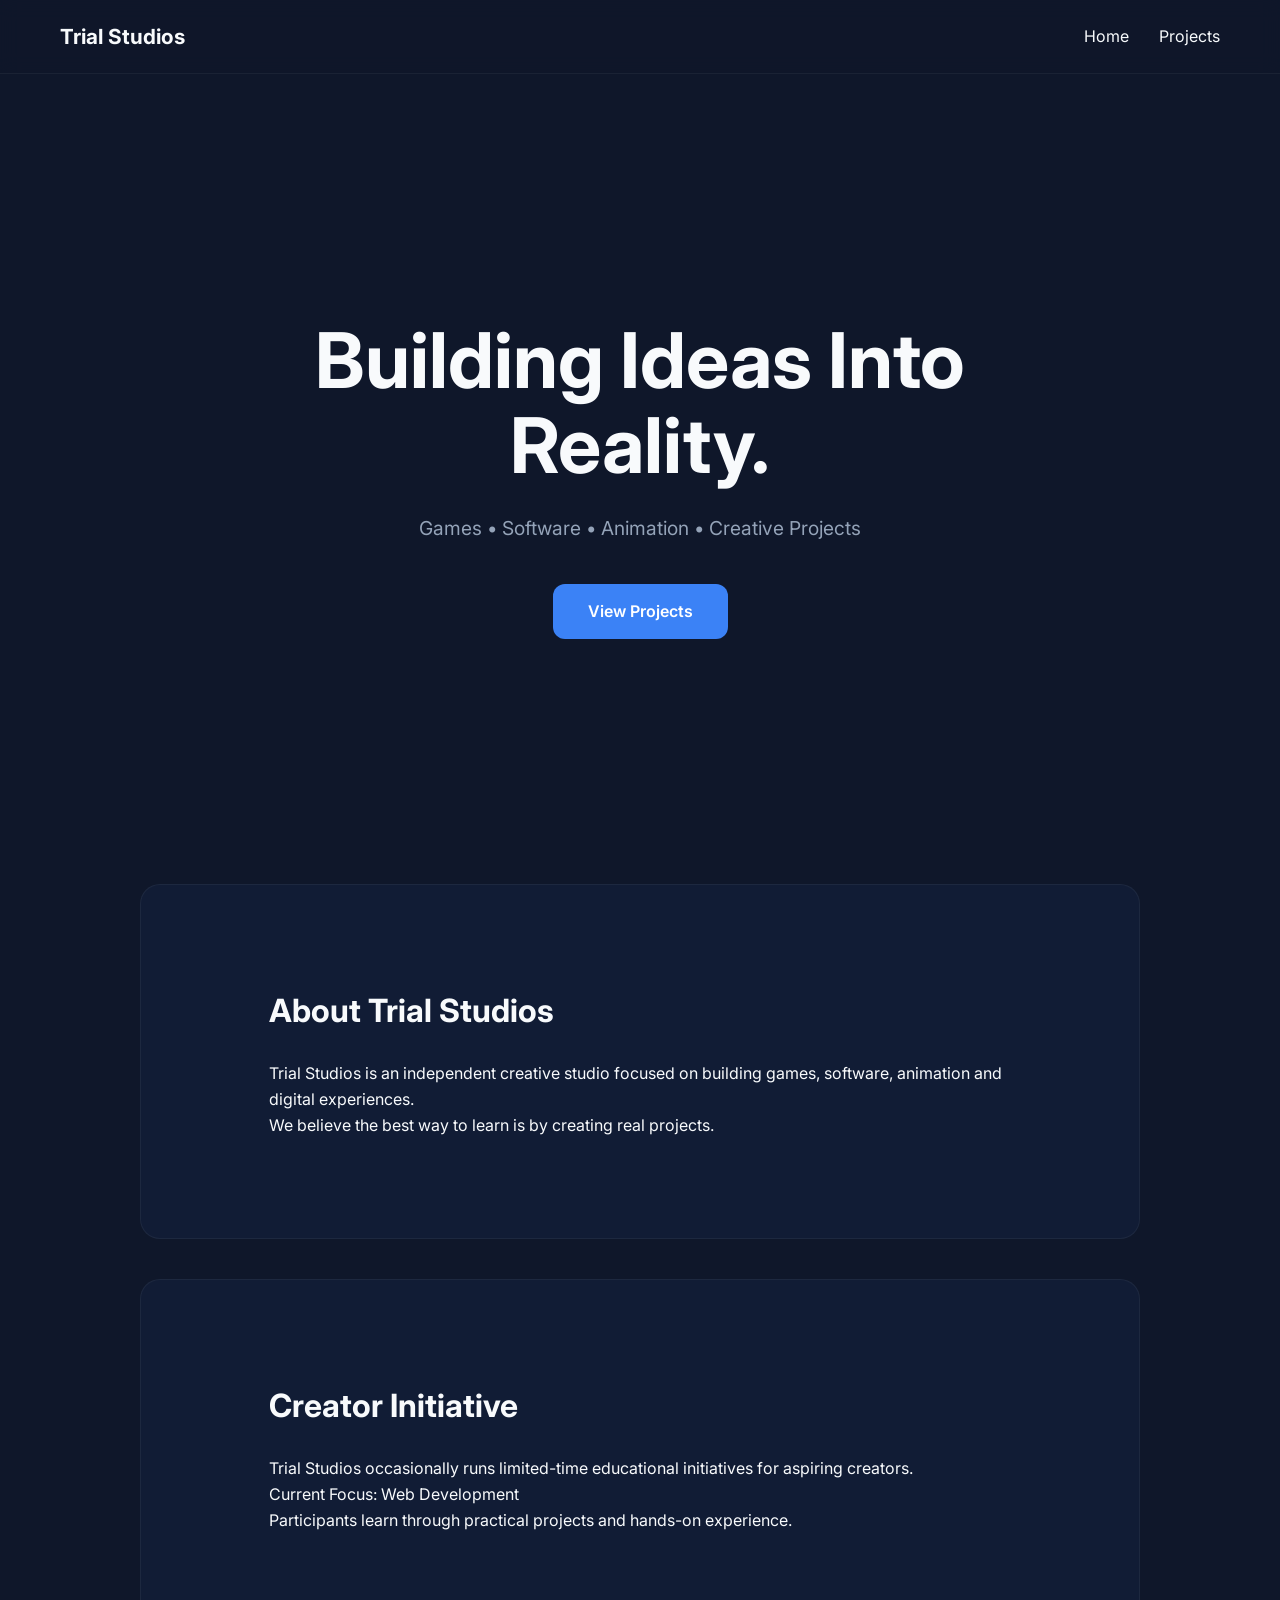
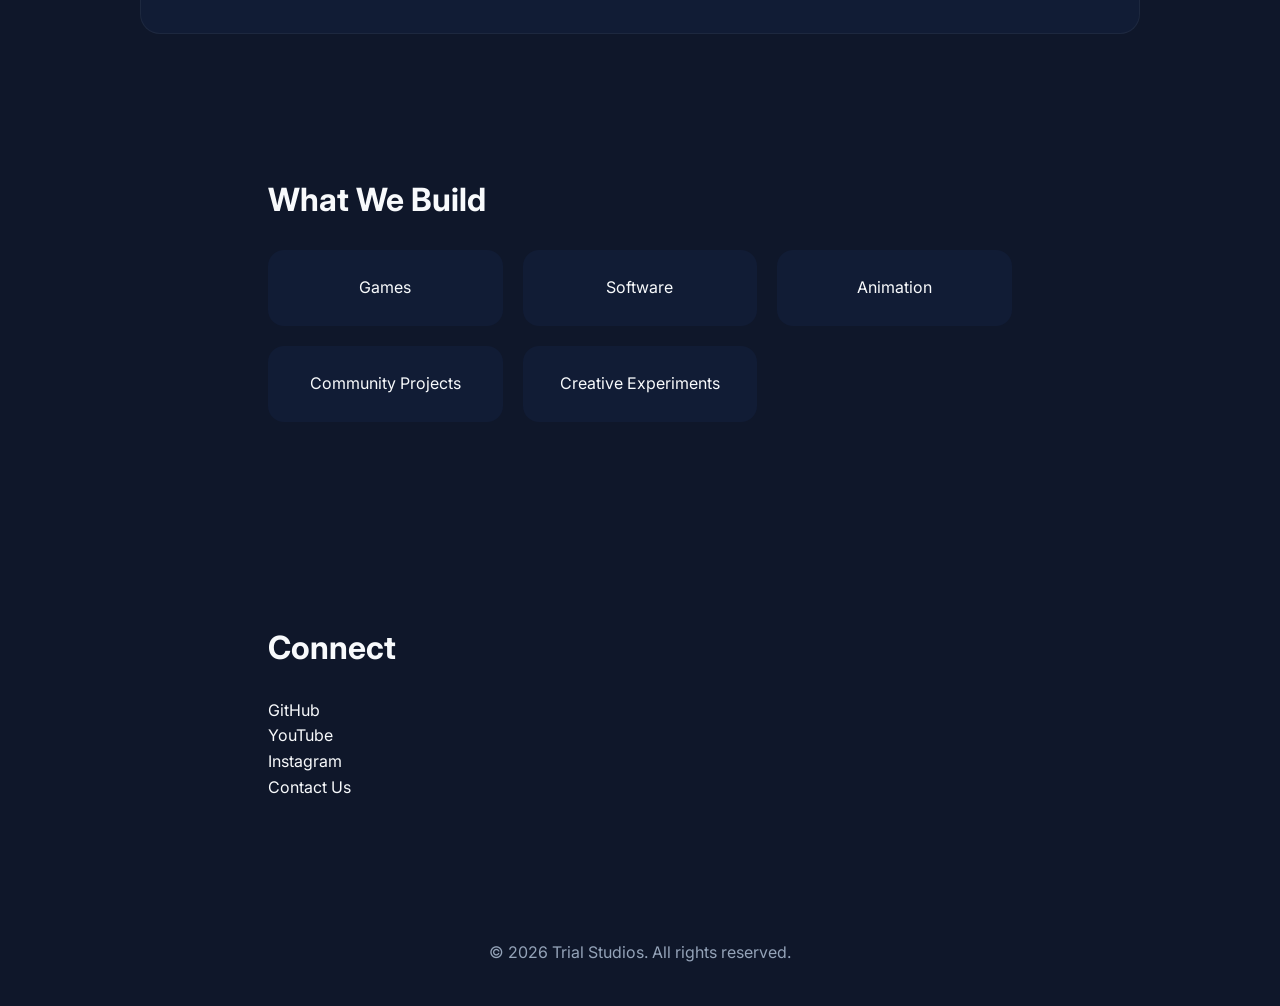
<file: index.html>
<!DOCTYPE html>
<html lang="en">

<link rel="preconnect" href="https://fonts.googleapis.com">
<link rel="preconnect" href="https://fonts.gstatic.com" crossorigin>
<link href="https://fonts.googleapis.com/css2?family=Inter:wght@300;400;500;600;700;800&display=swap" rel="stylesheet">

<head>
    <meta charset="UTF-8">
    <meta name="viewport" content="width=device-width, initial-scale=1.0">
    <meta name="description" content="Trial Studios - Building games, software, animation and creative projects.">
    <title>Trial Studios</title>
    <link rel="stylesheet" href="style.css">
    <link rel="icon" href="assets/logo.png">
</head>
<body>

    <!-- Navigation -->
    <header>
        <nav>
            <h2>Trial Studios</h2>

            <ul>
                <li><a href="index.html">Home</a></li>
                <li><a href="projects.html">Projects</a></li>
            </ul>
        </nav>
    </header>

    <!-- Hero -->
    <section id="hero">
        <h1>Building Ideas Into Reality.</h1>

        <p>
            Games • Software • Animation • Creative Projects
        </p>

        <a class="hero-btn" href="projects.html">
            View Projects
        </a>
    </section>

    <!-- About -->
    <section id="about">
        <h2>About Trial Studios</h2>

        <p>
            Trial Studios is an independent creative studio focused on
            building games, software, animation and digital experiences.
        </p>

        <p>
            We believe the best way to learn is by creating real projects.
        </p>
    </section>

    <!-- Creator Initiative -->
    <section id="initiative">
        <h2>Creator Initiative</h2>

        <p>
            Trial Studios occasionally runs limited-time educational
            initiatives for aspiring creators.
        </p>

        <p>
            Current Focus: Web Development
        </p>

        <p>
            Participants learn through practical projects and hands-on
            experience.
        </p>
    </section>

    <!-- What We Build -->
    <section id="build">
        <h2>What We Build</h2>

        <ul>
            <li>Games</li>
            <li>Software</li>
            <li>Animation</li>
            <li>Community Projects</li>
            <li>Creative Experiments</li>
        </ul>
    </section>

    <!-- Contact -->
    <section id="contact">
        <h2>Connect</h2>

        <p><a href="https://github.com/trial-studios">GitHub</a></p>
        <p><a href="https://www.youtube.com/@trialstudios-yt">YouTube</a></p>
        <p><a href="https://www.instagram.com/trialstudios.in">Instagram</a></p>
        <p><a href="mailto:trialwebsiteofficial@gmail.com?subject=Trial%20Studios">
            Contact Us
        </a></p>
    </section>

    <!-- Footer -->
    <footer>
        <p>© 2026 Trial Studios. All rights reserved.</p>
    </footer>

</body>
</html>
</file>
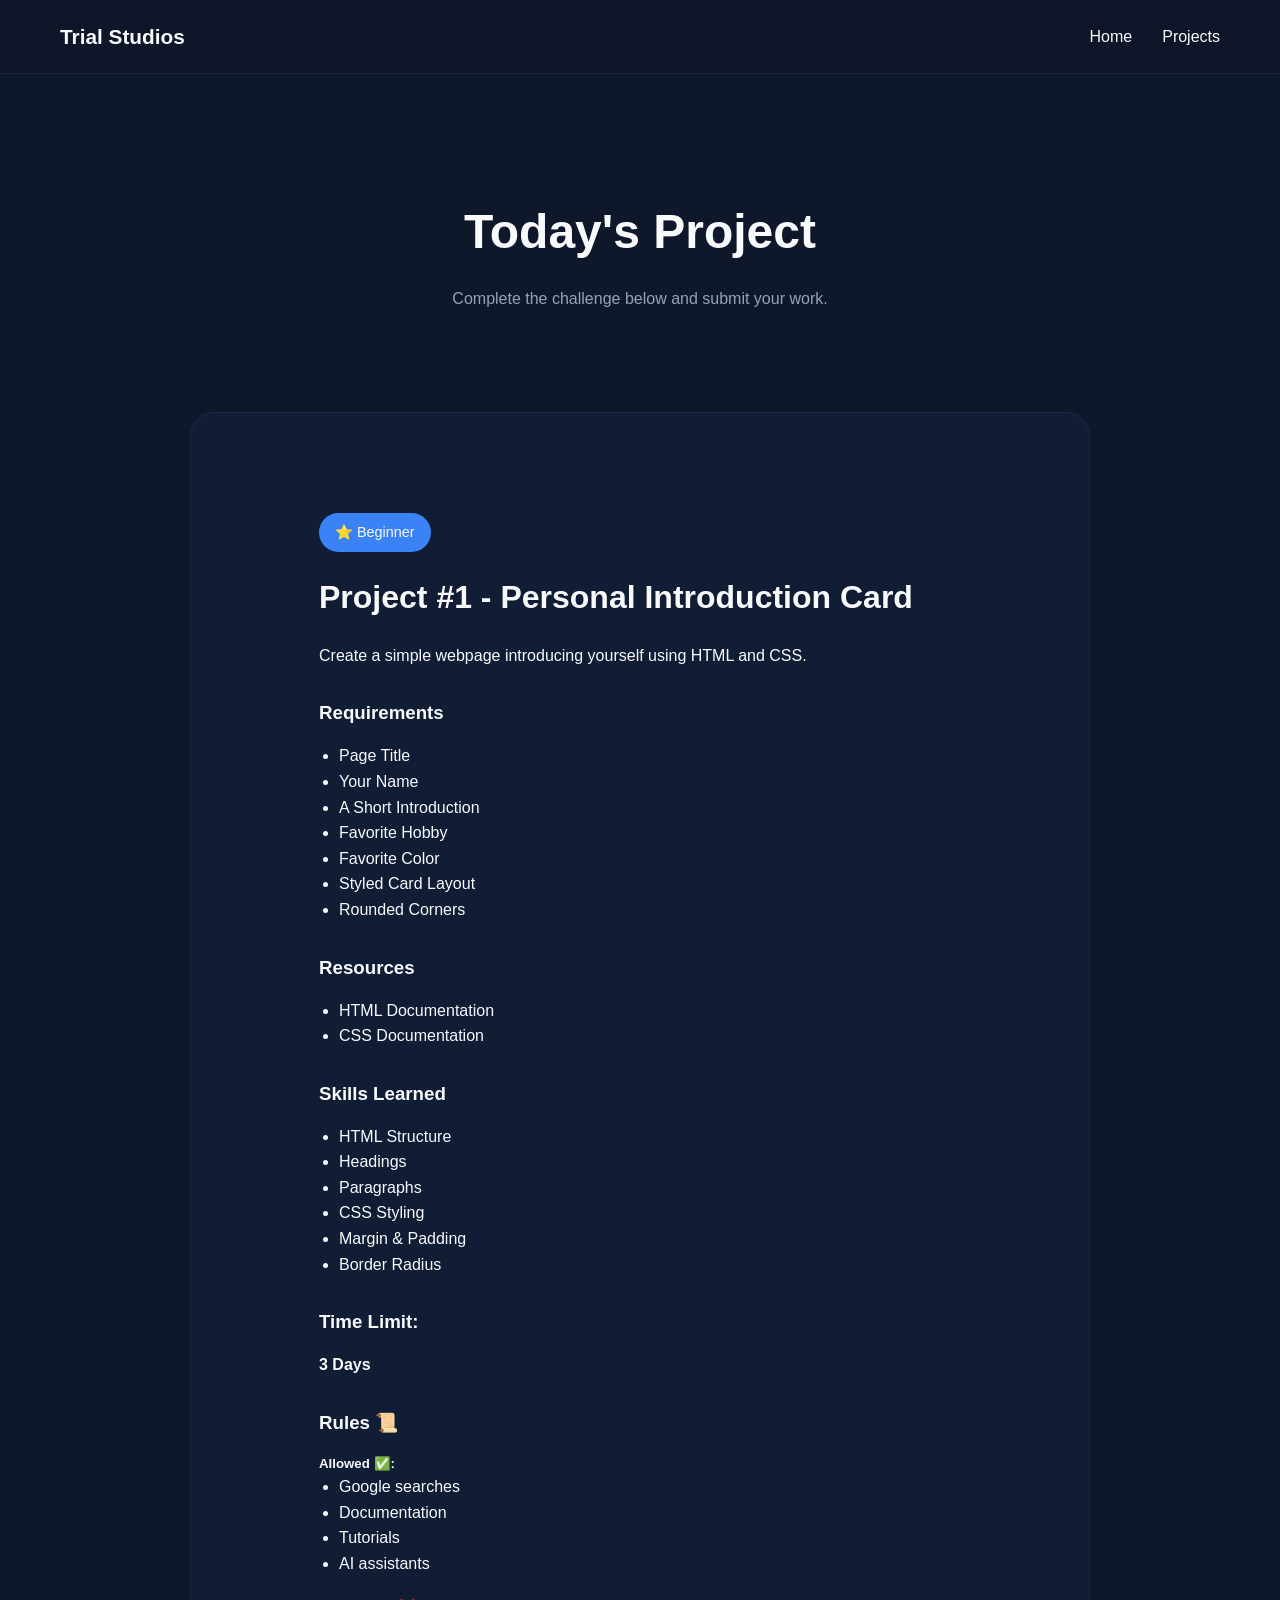
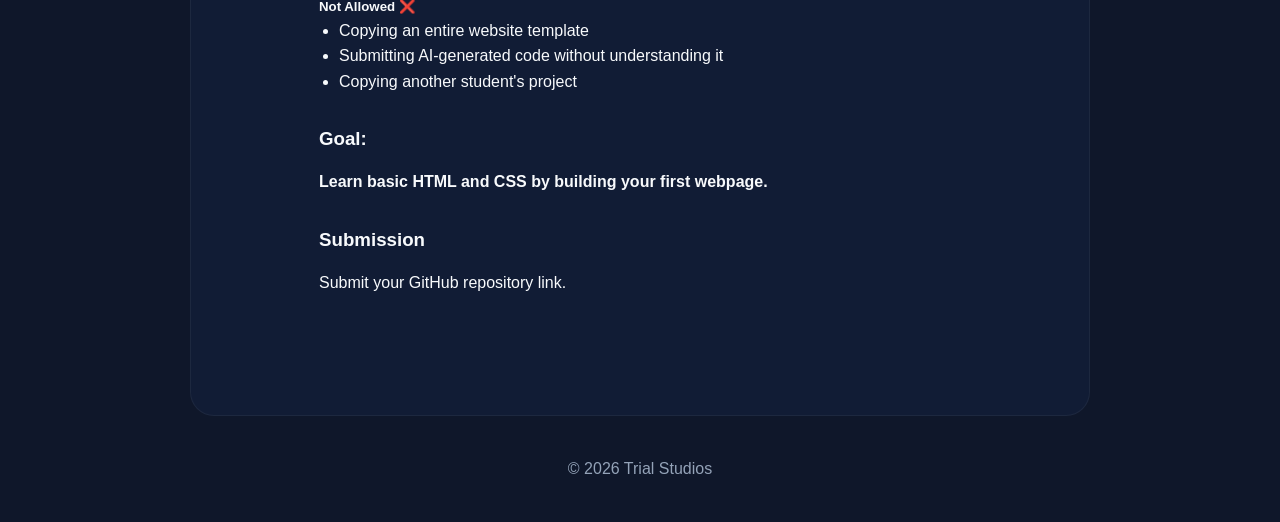
<file: projects.html>
<!DOCTYPE html>
<html lang="en">
<head>
    <meta charset="UTF-8">
    <meta name="viewport" content="width=device-width, initial-scale=1.0">
    <title>Projects | Trial Studios</title>
    <meta name="description" content="Trial Studios - Building games, software, animation and creative projects.">
    <link rel="icon" href="assets/logo.png">

    <link rel="stylesheet" href="style.css">
</head>
<body>

<header>
    <nav>
        <h2>Trial Studios</h2>

        <ul>
            <li><a href="index.html">Home</a></li>
            <li><a href="projects.html">Projects</a></li>
        </ul>
    </nav>
</header>

<main>

    <section id="project-hero">
        <h1>Today's Project</h1>

        <p>
            Complete the challenge below and submit your work.
        </p>
    </section>

    <section id="project-card">

        <span class="project-tag">
            ⭐ Beginner
        </span>

        <h2>
            Project #1 - Personal Introduction Card
        </h2>

        <p>
            Create a simple webpage introducing yourself using HTML and CSS.
        </p>

        <h3>Requirements</h3>

        <ul>
            <li>Page Title</li>
            <li>Your Name</li>
            <li>A Short Introduction</li>
            <li>Favorite Hobby</li>
            <li>Favorite Color</li>
            <li>Styled Card Layout</li>
            <li>Rounded Corners</li>
        </ul>

        <h3>Resources</h3>

        <ul>
            <li>
                HTML Documentation
            </li>

            <li>
                CSS Documentation
            </li>
        </ul>

        <h3>Skills Learned</h3>

        <ul>
            <li>HTML Structure</li>
            <li>Headings</li>
            <li>Paragraphs</li>
            <li>CSS Styling</li>
            <li>Margin & Padding</li>
            <li>Border Radius</li>
        </ul>

        <h3>Time Limit:</h3>

        <h4>3 Days</h4>

        <h3>Rules 📜</h3>

        <h5>Allowed ✅:</h5>

        <ul>
            <li>Google searches</li>
            <li>Documentation</li>
            <li>Tutorials</li>
            <li>AI assistants</li>
        </ul>

        <h5>Not Allowed ❌</h5>

        <ul>
            <li>Copying an entire website template</li>
            <li>Submitting AI-generated code without understanding it</li>
            <li>Copying another student's project</li>
        </ul>

        <h3>Goal:</h3>

        <h4>Learn basic HTML and CSS by building your first webpage.</h4>

        <h3>Submission</h3>

        <p>
            Submit your GitHub repository link.
        </p>

    </section>

</main>

<footer>
    <p>© 2026 Trial Studios</p>
</footer>

</body>
</html>
</file>
<file: style.css>
*{
    margin:0;
    padding:0;
    box-sizing:border-box;
}

html{
    scroll-behavior:smooth;
}

body{
    font-family:'Inter',sans-serif;
    background:#0f172a;
    color:#f8fafc;
    line-height:1.6;
}

section{
    padding:100px 10%;
}

a{
    text-decoration:none;
    color:inherit;
}

ul{
    list-style:none;
}

/*********
Navigation
**********/ 

header{
    position:sticky;
    top:0;
    backdrop-filter:blur(10px);
    background:rgba(15,23,42,0.8);
    border-bottom:1px solid rgba(255,255,255,0.05);
}

nav{
    max-width:1200px;
    margin:auto;

    display:flex;
    justify-content:space-between;
    align-items:center;

    padding:20px;
}

nav h2{
    font-size:1.3rem;
    font-weight:700;
}

nav ul{
    display:flex;
    gap:30px;
}

nav a{
    transition:.3s;
}

nav a:hover{
    color:#3b82f6;
}

/**********
Hero Section
**********/

#hero{
    min-height:90vh;

    display:flex;
    flex-direction:column;
    justify-content:center;
    align-items:center;

    text-align:center;
}

#hero h1{
    font-size:clamp(2.5rem,6vw,5rem);
    max-width:900px;

    line-height:1.1;

    margin-bottom:25px;
}

#hero p{
    max-width:700px;

    color:#94a3b8;

    font-size:1.2rem;

    margin-bottom:40px;
}

.hero-btn{
    background:#3b82f6;
    color:white;

    padding:15px 35px;

    border-radius:12px;

    font-weight:600;

    transition:.3s;
}

.hero-btn:hover{
    transform:translateY(-3px);
}

/***************
Section Contents
***************/

section h2{
    font-size:2rem;

    margin-bottom:25px;
}

#about,
#initiative,
#build,
#contact{
    max-width:1000px;
    margin:auto;
}

#about,
#initiative{
    background:#111c35;

    border:1px solid rgba(255,255,255,0.05);

    border-radius:20px;

    margin-bottom:40px;
}

/**********
Build List
**********/

#build ul{
    display:grid;

    grid-template-columns:
        repeat(auto-fit,minmax(200px,1fr));

    gap:20px;
}

#build li{
    background:#111c35;

    padding:25px;

    border-radius:16px;

    text-align:center;
}

/******
Footer
******/

footer{
    text-align:center;

    padding:40px;

    color:#94a3b8;
}

#project-hero{
    text-align:center;
    padding-top:120px;
}

#project-hero h1{
    font-size:3rem;
    margin-bottom:15px;
}

#project-hero p{
    color:#94a3b8;
}

/**************
Project Content
**************/

#project-card{
    max-width:900px;

    margin:auto;

    background:#111c35;

    border-radius:24px;

    border:1px solid rgba(255,255,255,0.05);
}

.project-tag{
    display:inline-block;

    background:#3b82f6;

    padding:8px 16px;

    border-radius:999px;

    font-size:.9rem;

    margin-bottom:20px;
}

/******
Spacing
******/

#project-card h2{
    margin-bottom:20px;
}

#project-card p{
    margin-bottom:20px;
}

#project-card h3{
    margin-top:30px;
    margin-bottom:15px;
}

/****
Lists
****/

#project-card ul{
    margin-left:20px;
    margin-bottom:20px;

    list-style:disc;
}
</file>
